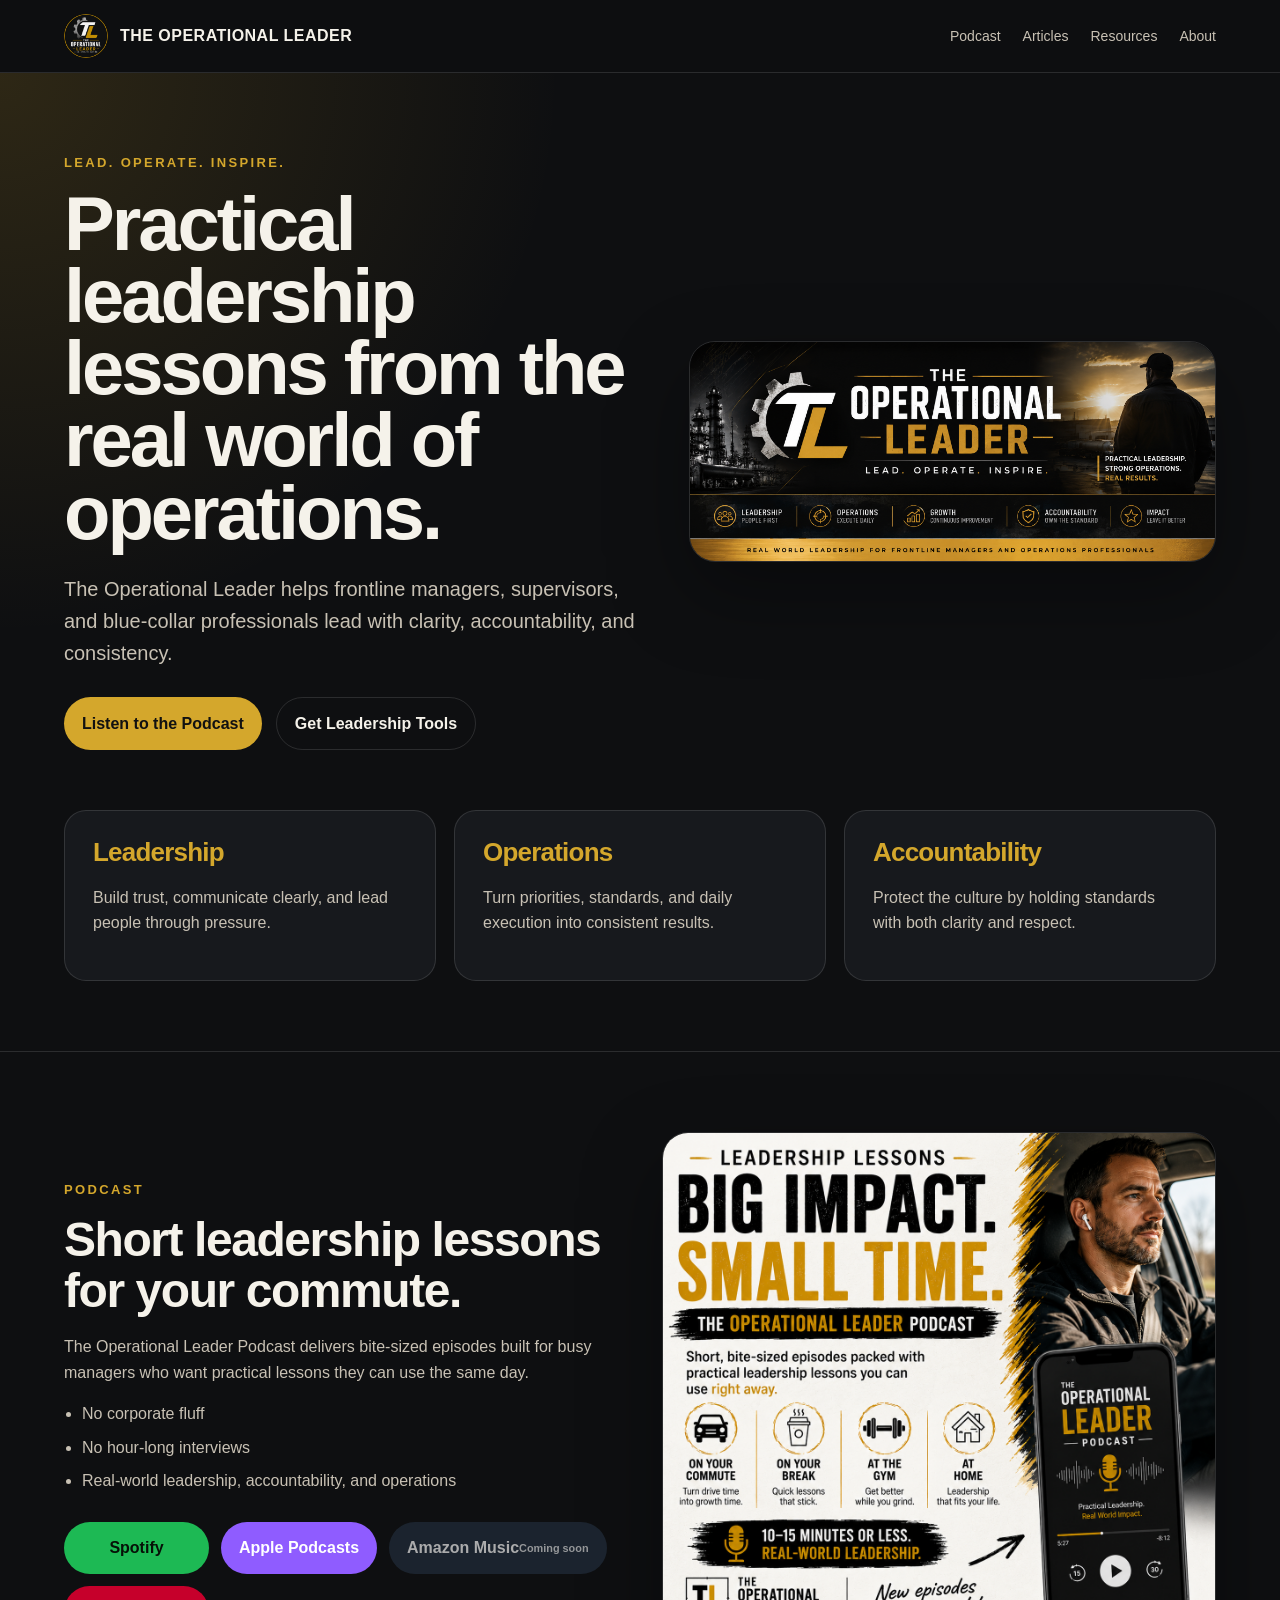
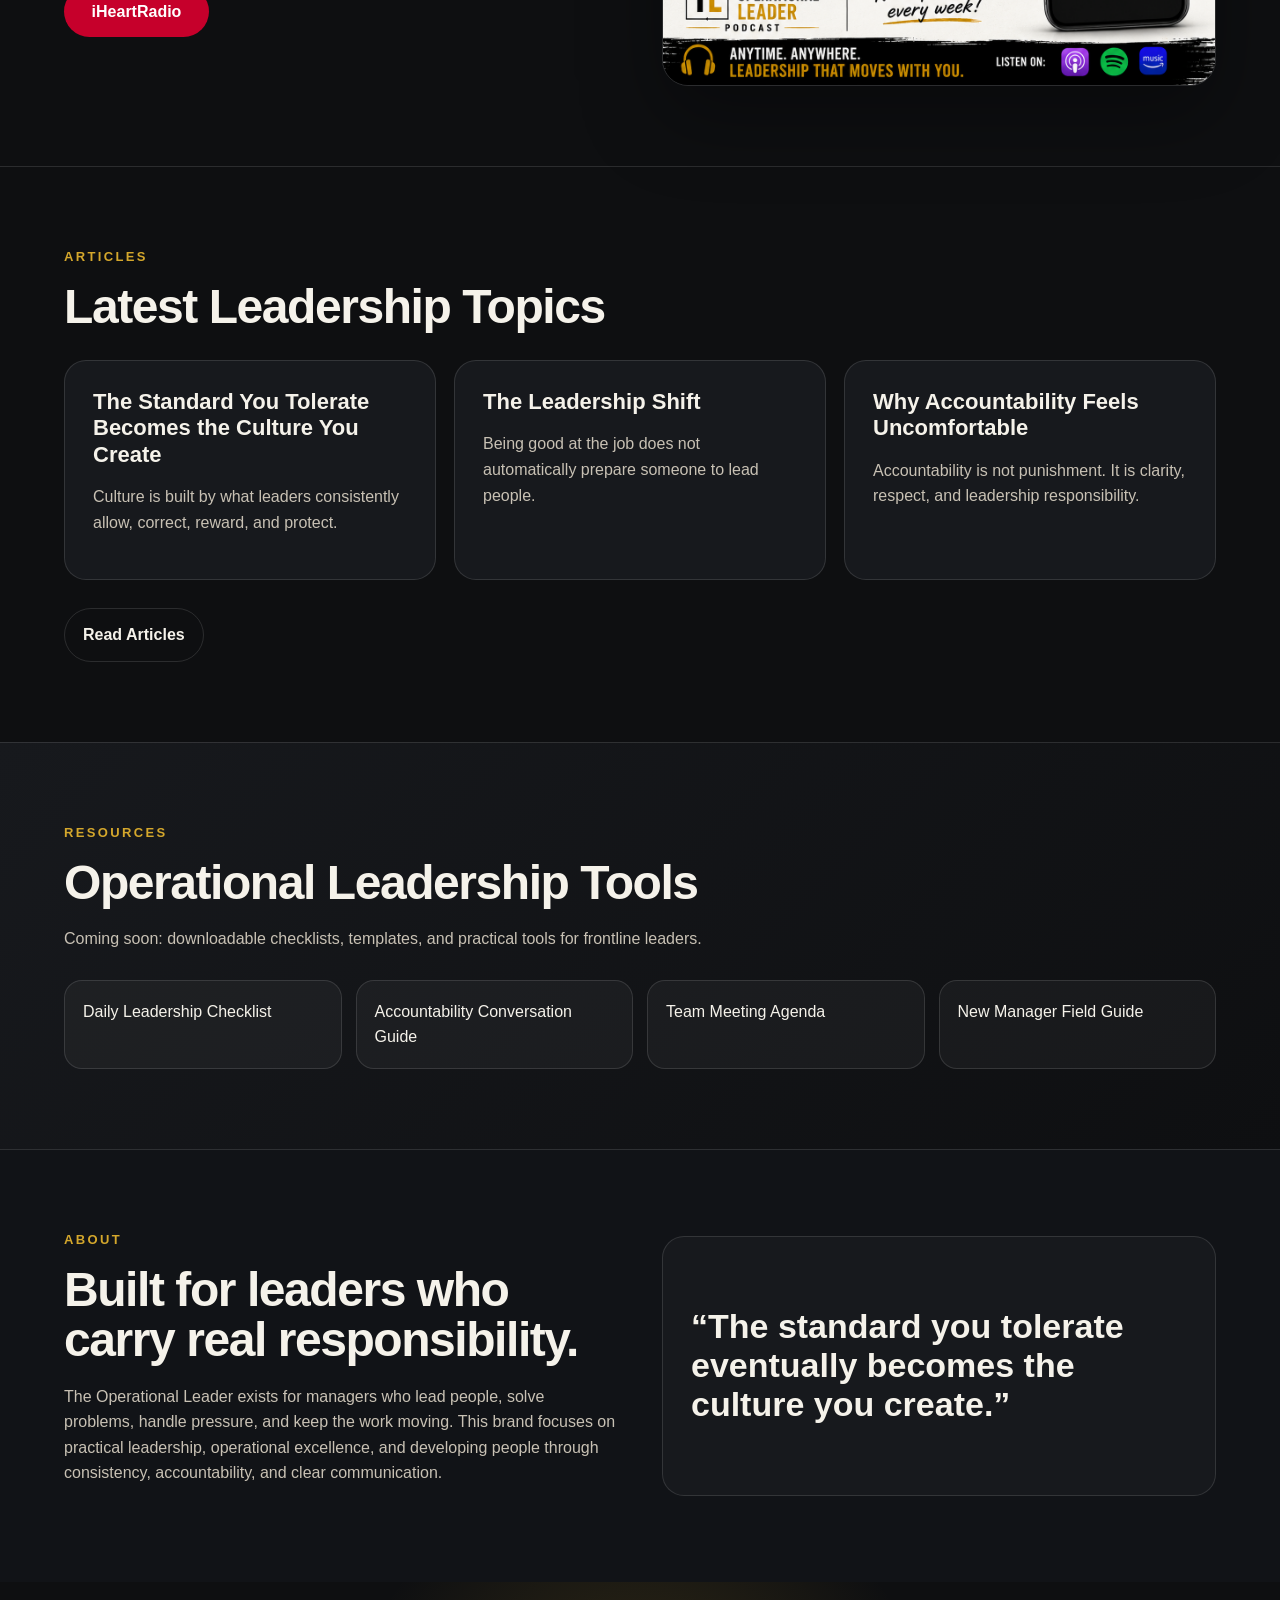
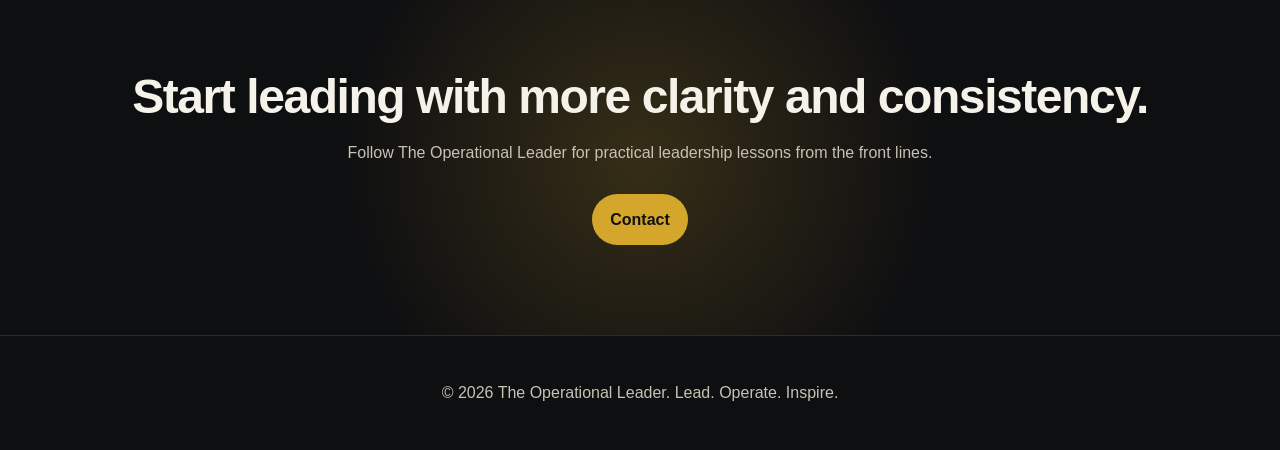
<file: index.html>
<!DOCTYPE html>
<html lang="en">
<head>
  <meta charset="UTF-8" />
  <meta name="viewport" content="width=device-width, initial-scale=1.0" />
  <title>The Operational Leader | Practical Leadership for Frontline Managers</title>
  <meta name="description" content="Practical leadership and operational insights for frontline managers, supervisors, and blue-collar professionals." />
  <link rel="stylesheet" href="styles.css" />
</head>
<body>
  <header class="site-header">
    <a class="brand" href="index.html#top">
      <img src="assets/logo.png" alt="The Operational Leader logo" />
      <span>The Operational Leader</span>
    </a>
    <nav>
      <a href="index.html#podcast">Podcast</a>
      <a href="articles.html">Articles</a>
      <a href="index.html#resources">Resources</a>
      <a href="index.html#about">About</a>
    </nav>
  </header>

  <main id="top">
    <section class="hero">
      <div class="hero-content">
        <p class="eyebrow">Lead. Operate. Inspire.</p>
        <h1>Practical leadership lessons from the real world of operations.</h1>
        <p class="hero-copy">The Operational Leader helps frontline managers, supervisors, and blue-collar professionals lead with clarity, accountability, and consistency.</p>
        <div class="hero-actions">
          <a class="button primary" href="#podcast">Listen to the Podcast</a>
          <a class="button secondary" href="#resources">Get Leadership Tools</a>
        </div>
      </div>
      <div class="hero-card">
        <img src="assets/hero-banner.png" alt="Industrial leadership banner" />
      </div>
    </section>

    <section class="three-pillars">
      <div>
        <h2>Leadership</h2>
        <p>Build trust, communicate clearly, and lead people through pressure.</p>
      </div>
      <div>
        <h2>Operations</h2>
        <p>Turn priorities, standards, and daily execution into consistent results.</p>
      </div>
      <div>
        <h2>Accountability</h2>
        <p>Protect the culture by holding standards with both clarity and respect.</p>
      </div>
    </section>

    <section id="podcast" class="split-section">
      <div>
        <p class="eyebrow">Podcast</p>
        <h2>Short leadership lessons for your commute.</h2>
        <p>The Operational Leader Podcast delivers bite-sized episodes built for busy managers who want practical lessons they can use the same day.</p>
        <ul class="check-list">
          <li>No corporate fluff</li>
          <li>No hour-long interviews</li>
          <li>Real-world leadership, accountability, and operations</li>
        </ul>
        <div class="podcast-buttons" aria-label="Podcast platform links">
          <a class="button platform spotify" href="https://open.spotify.com/show/033mqkaleFYkYhuf1FfthQ" target="_blank" rel="noopener noreferrer">Spotify</a>
          <a class="button platform apple" href="https://podcasts.apple.com/us/podcast/the-operational-leader/id1896925714" target="_blank" rel="noopener noreferrer">Apple Podcasts</a>
          <a class="button platform amazon disabled" href="#" aria-disabled="true" title="Amazon Music link coming soon">Amazon Music<br><small>Coming soon</small></a>
          <a class="button platform iheart" href="https://www.iheart.com/podcast/337215386/" target="_blank" rel="noopener noreferrer">iHeartRadio</a>
        </div>
      </div>
      <img class="rounded-image" src="assets/podcast-promo.png" alt="Podcast promotion graphic" />
    </section>

    <section id="articles" class="content-section">
      <p class="eyebrow">Articles</p>
      <h2>Latest Leadership Topics</h2>
      <div class="cards">
        <article>
          <h3>The Standard You Tolerate Becomes the Culture You Create</h3>
          <p>Culture is built by what leaders consistently allow, correct, reward, and protect.</p>
        </article>
        <article>
          <h3>The Leadership Shift</h3>
          <p>Being good at the job does not automatically prepare someone to lead people.</p>
        </article>
        <article>
          <h3>Why Accountability Feels Uncomfortable</h3>
          <p>Accountability is not punishment. It is clarity, respect, and leadership responsibility.</p>
        </article>
      </div>
      <div class="hero-actions" style="margin-top:28px;"><a class="button secondary" href="articles.html">Read Articles</a></div>
    </section>

    <section id="resources" class="content-section dark-panel">
      <p class="eyebrow">Resources</p>
      <h2>Operational Leadership Tools</h2>
      <p>Coming soon: downloadable checklists, templates, and practical tools for frontline leaders.</p>
      <div class="resource-grid">
        <span>Daily Leadership Checklist</span>
        <span>Accountability Conversation Guide</span>
        <span>Team Meeting Agenda</span>
        <span>New Manager Field Guide</span>
      </div>
    </section>

    <section id="about" class="split-section about-section">
      <div>
        <p class="eyebrow">About</p>
        <h2>Built for leaders who carry real responsibility.</h2>
        <p>The Operational Leader exists for managers who lead people, solve problems, handle pressure, and keep the work moving. This brand focuses on practical leadership, operational excellence, and developing people through consistency, accountability, and clear communication.</p>
      </div>
      <div class="quote-box">
        <p>“The standard you tolerate eventually becomes the culture you create.”</p>
      </div>
    </section>

    <section class="cta">
      <h2>Start leading with more clarity and consistency.</h2>
      <p>Follow The Operational Leader for practical leadership lessons from the front lines.</p>
      <a class="button primary" href="mailto:contact@theoperationalleader.com">Contact</a>
    </section>
  </main>

  <footer>
    <p>© 2026 The Operational Leader. Lead. Operate. Inspire.</p>
  </footer>
</body>
</html>
</file>
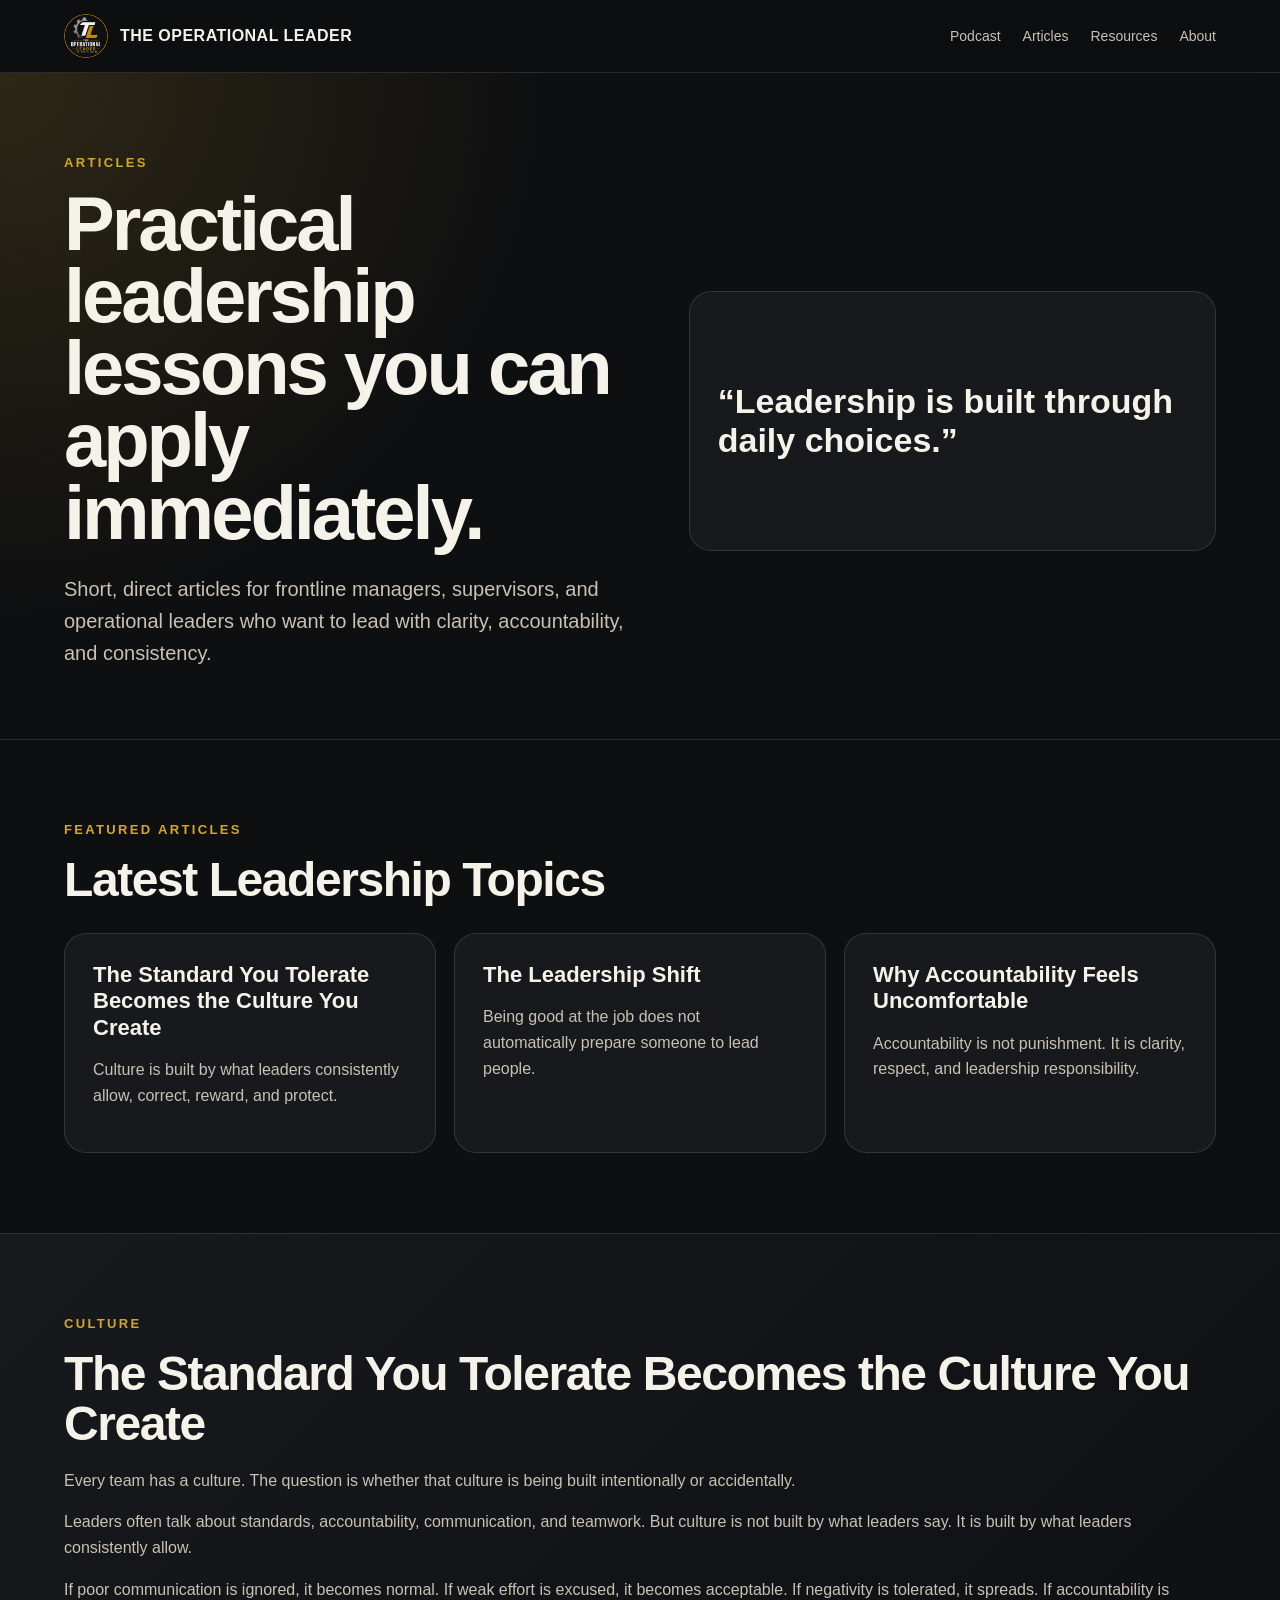
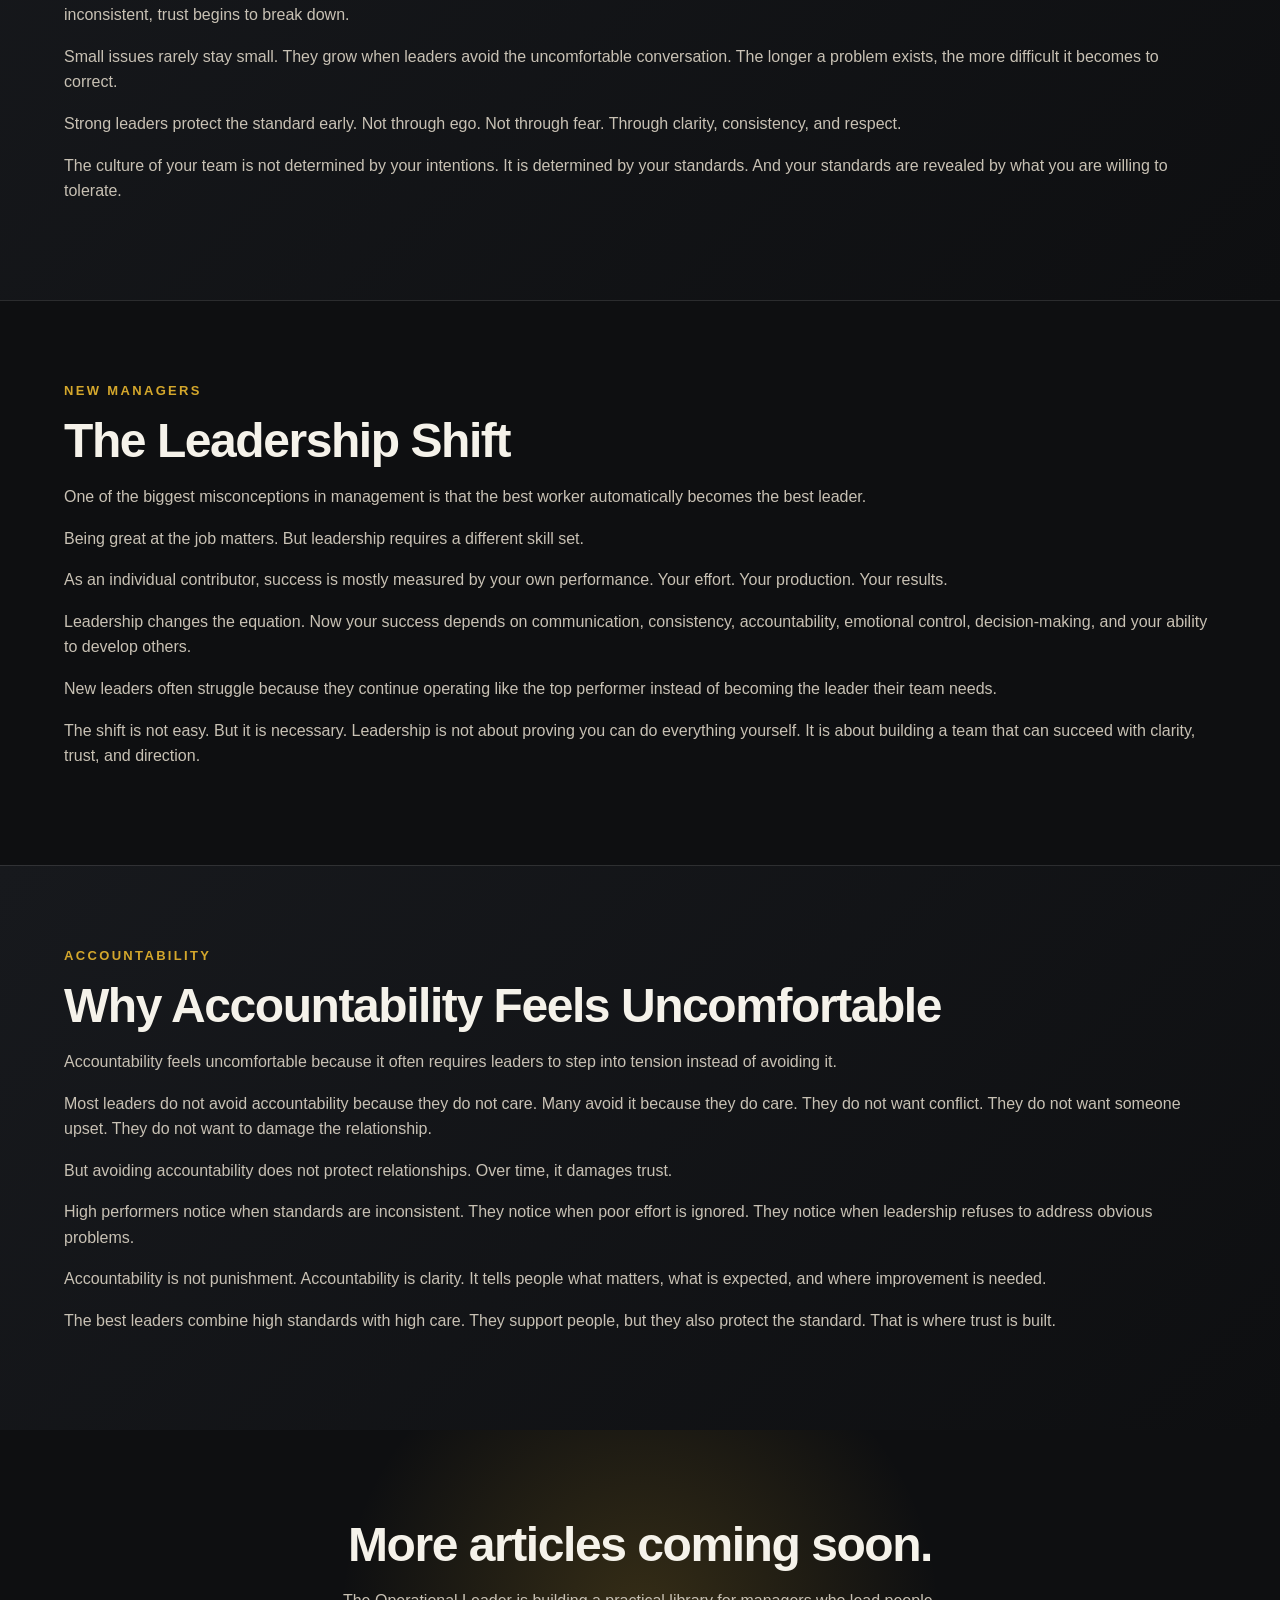
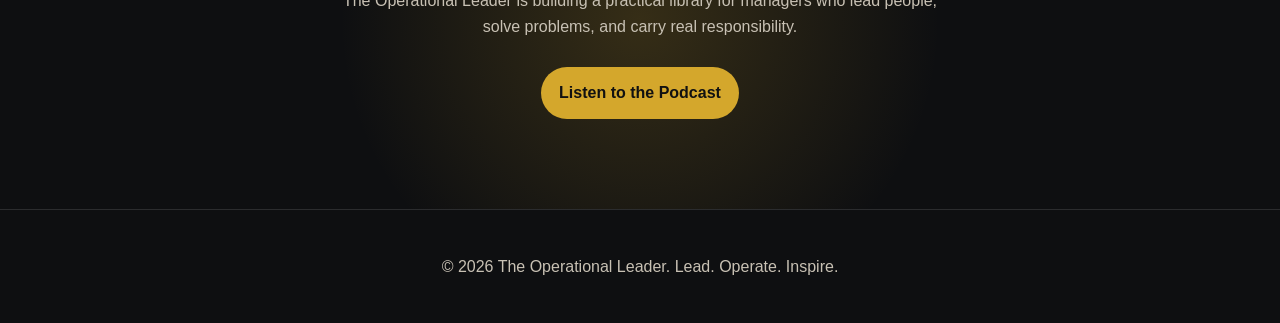
<file: articles.html>
<!DOCTYPE html>
<html lang="en">
<head>
  <meta charset="UTF-8" />
  <meta name="viewport" content="width=device-width, initial-scale=1.0" />
  <title>Articles | The Operational Leader</title>
  <meta name="description" content="Practical leadership articles from The Operational Leader for frontline managers, supervisors, and operational leaders." />
  <link rel="stylesheet" href="styles.css" />
</head>
<body>
  <header class="site-header">
    <a class="brand" href="index.html#top">
      <img src="assets/logo.png" alt="The Operational Leader logo" />
      <span>The Operational Leader</span>
    </a>
    <nav>
      <a href="index.html#podcast">Podcast</a>
      <a href="articles.html">Articles</a>
      <a href="index.html#resources">Resources</a>
      <a href="index.html#about">About</a>
    </nav>
  </header>

  <main>
    <section class="hero" style="min-height:auto; padding-bottom:50px;">
      <div class="hero-content">
        <p class="eyebrow">Articles</p>
        <h1>Practical leadership lessons you can apply immediately.</h1>
        <p class="hero-copy">Short, direct articles for frontline managers, supervisors, and operational leaders who want to lead with clarity, accountability, and consistency.</p>
      </div>
      <div class="quote-box">
        <p>“Leadership is built through daily choices.”</p>
      </div>
    </section>

    <section class="content-section">
      <p class="eyebrow">Featured Articles</p>
      <h2>Latest Leadership Topics</h2>
      <div class="cards">
        <article>
          <h3><a href="#standard-culture">The Standard You Tolerate Becomes the Culture You Create</a></h3>
          <p>Culture is built by what leaders consistently allow, correct, reward, and protect.</p>
        </article>
        <article>
          <h3><a href="#leadership-shift">The Leadership Shift</a></h3>
          <p>Being good at the job does not automatically prepare someone to lead people.</p>
        </article>
        <article>
          <h3><a href="#accountability">Why Accountability Feels Uncomfortable</a></h3>
          <p>Accountability is not punishment. It is clarity, respect, and leadership responsibility.</p>
        </article>
      </div>
    </section>

    <section id="standard-culture" class="content-section dark-panel">
      <p class="eyebrow">Culture</p>
      <h2>The Standard You Tolerate Becomes the Culture You Create</h2>
      <p>Every team has a culture. The question is whether that culture is being built intentionally or accidentally.</p>
      <p>Leaders often talk about standards, accountability, communication, and teamwork. But culture is not built by what leaders say. It is built by what leaders consistently allow.</p>
      <p>If poor communication is ignored, it becomes normal. If weak effort is excused, it becomes acceptable. If negativity is tolerated, it spreads. If accountability is inconsistent, trust begins to break down.</p>
      <p>Small issues rarely stay small. They grow when leaders avoid the uncomfortable conversation. The longer a problem exists, the more difficult it becomes to correct.</p>
      <p>Strong leaders protect the standard early. Not through ego. Not through fear. Through clarity, consistency, and respect.</p>
      <p>The culture of your team is not determined by your intentions. It is determined by your standards. And your standards are revealed by what you are willing to tolerate.</p>
    </section>

    <section id="leadership-shift" class="content-section">
      <p class="eyebrow">New Managers</p>
      <h2>The Leadership Shift</h2>
      <p>One of the biggest misconceptions in management is that the best worker automatically becomes the best leader.</p>
      <p>Being great at the job matters. But leadership requires a different skill set.</p>
      <p>As an individual contributor, success is mostly measured by your own performance. Your effort. Your production. Your results.</p>
      <p>Leadership changes the equation. Now your success depends on communication, consistency, accountability, emotional control, decision-making, and your ability to develop others.</p>
      <p>New leaders often struggle because they continue operating like the top performer instead of becoming the leader their team needs.</p>
      <p>The shift is not easy. But it is necessary. Leadership is not about proving you can do everything yourself. It is about building a team that can succeed with clarity, trust, and direction.</p>
    </section>

    <section id="accountability" class="content-section dark-panel">
      <p class="eyebrow">Accountability</p>
      <h2>Why Accountability Feels Uncomfortable</h2>
      <p>Accountability feels uncomfortable because it often requires leaders to step into tension instead of avoiding it.</p>
      <p>Most leaders do not avoid accountability because they do not care. Many avoid it because they do care. They do not want conflict. They do not want someone upset. They do not want to damage the relationship.</p>
      <p>But avoiding accountability does not protect relationships. Over time, it damages trust.</p>
      <p>High performers notice when standards are inconsistent. They notice when poor effort is ignored. They notice when leadership refuses to address obvious problems.</p>
      <p>Accountability is not punishment. Accountability is clarity. It tells people what matters, what is expected, and where improvement is needed.</p>
      <p>The best leaders combine high standards with high care. They support people, but they also protect the standard. That is where trust is built.</p>
    </section>

    <section class="cta">
      <h2>More articles coming soon.</h2>
      <p>The Operational Leader is building a practical library for managers who lead people, solve problems, and carry real responsibility.</p>
      <a class="button primary" href="index.html#podcast">Listen to the Podcast</a>
    </section>
  </main>

  <footer>
    <p>© 2026 The Operational Leader. Lead. Operate. Inspire.</p>
  </footer>
</body>
</html>
</file>
<file: styles.css>
:root {
  --bg: #0e0f11;
  --panel: #17191d;
  --text: #f5f2ea;
  --muted: #c8c1b4;
  --gold: #d4a72c;
  --gold-dark: #a87c14;
  --line: rgba(255,255,255,0.12);
}
* { box-sizing: border-box; }
html { scroll-behavior: smooth; }
body { margin: 0; font-family: Arial, Helvetica, sans-serif; background: var(--bg); color: var(--text); line-height: 1.6; }
a { color: inherit; text-decoration: none; }
.site-header { position: sticky; top: 0; z-index: 10; display: flex; justify-content: space-between; align-items: center; padding: 14px 5vw; background: rgba(14,15,17,0.92); backdrop-filter: blur(10px); border-bottom: 1px solid var(--line); }
.brand { display: flex; gap: 12px; align-items: center; font-weight: 800; letter-spacing: .03em; text-transform: uppercase; }
.brand img { width: 44px; height: 44px; border-radius: 50%; object-fit: cover; }
nav { display: flex; gap: 22px; font-size: 14px; color: var(--muted); }
nav a:hover { color: var(--gold); }
.hero { display: grid; grid-template-columns: 1.05fr .95fr; gap: 42px; align-items: center; padding: 80px 5vw 60px; min-height: 78vh; background: radial-gradient(circle at top left, rgba(212,167,44,.16), transparent 38%); }
.eyebrow { color: var(--gold); text-transform: uppercase; letter-spacing: .18em; font-size: 13px; font-weight: 800; margin: 0 0 14px; }
h1 { font-size: clamp(42px, 6vw, 76px); line-height: .95; margin: 0 0 24px; letter-spacing: -.04em; }
h2 { font-size: clamp(30px, 4vw, 48px); line-height: 1.05; margin: 0 0 18px; letter-spacing: -.03em; }
h3 { font-size: 22px; line-height: 1.2; margin: 0 0 10px; }
p { color: var(--muted); }
.hero-copy { max-width: 650px; font-size: 20px; }
.hero-actions { display: flex; gap: 14px; flex-wrap: wrap; margin-top: 28px; }
.button { display: inline-flex; align-items: center; justify-content: center; padding: 13px 18px; border-radius: 999px; font-weight: 800; transition: transform .15s ease, background .15s ease; }
.button:hover { transform: translateY(-2px); }
.primary { background: var(--gold); color: #111; }
.secondary { border: 1px solid var(--line); color: var(--text); }
.hero-card, .rounded-image { border-radius: 26px; overflow: hidden; border: 1px solid var(--line); box-shadow: 0 30px 80px rgba(0,0,0,.35); }
.hero-card img, .rounded-image { width: 100%; display: block; }
.three-pillars { display: grid; grid-template-columns: repeat(3, 1fr); gap: 18px; padding: 0 5vw 70px; }
.three-pillars div, .cards article, .quote-box { background: var(--panel); border: 1px solid var(--line); border-radius: 22px; padding: 28px; }
.three-pillars h2 { font-size: 26px; color: var(--gold); }
.split-section { display: grid; grid-template-columns: 1fr 1fr; gap: 44px; align-items: center; padding: 80px 5vw; border-top: 1px solid var(--line); }
.check-list { padding-left: 18px; color: var(--muted); margin-bottom: 28px; }
.check-list li { margin-bottom: 8px; }
.content-section { padding: 80px 5vw; border-top: 1px solid var(--line); }
.cards { display: grid; grid-template-columns: repeat(3, 1fr); gap: 18px; margin-top: 28px; }
.dark-panel { background: linear-gradient(135deg, #17191d, #0e0f11); }
.resource-grid { display: grid; grid-template-columns: repeat(4, 1fr); gap: 14px; margin-top: 28px; }
.resource-grid span { border: 1px solid var(--line); border-radius: 18px; padding: 18px; color: var(--text); background: rgba(255,255,255,.04); }
.about-section { background: #111317; }
.quote-box { min-height: 260px; display: flex; align-items: center; }
.quote-box p { font-size: 34px; line-height: 1.15; color: var(--text); font-weight: 800; }
.cta { text-align: center; padding: 90px 5vw; background: radial-gradient(circle at center, rgba(212,167,44,.2), transparent 45%); }
.cta p { max-width: 620px; margin: 0 auto 28px; }
footer { border-top: 1px solid var(--line); padding: 28px 5vw; text-align: center; color: var(--muted); }
@media (max-width: 860px) {
  .site-header { align-items: flex-start; gap: 12px; flex-direction: column; }
  nav { flex-wrap: wrap; gap: 14px; }
  .hero, .split-section, .three-pillars, .cards, .resource-grid { grid-template-columns: 1fr; }
  .hero { padding-top: 52px; }
}

.podcast-buttons {
  display: flex;
  flex-wrap: wrap;
  gap: 0.75rem;
  margin-top: 1.5rem;
}

.button.platform {
  min-width: 145px;
  justify-content: center;
  text-align: center;
}

.button.platform small {
  display: block;
  font-size: 0.68rem;
  line-height: 1.1;
  opacity: 0.85;
  margin-top: 0.15rem;
}

.button.platform.spotify {
  background: #1db954;
  color: #061107;
}

.button.platform.apple {
  background: #8f5cff;
  color: #ffffff;
}

.button.platform.amazon {
  background: #232f3e;
  color: #ffffff;
}

.button.platform.iheart {
  background: #c6002b;
  color: #ffffff;
}

.button.platform.disabled {
  cursor: not-allowed;
  opacity: 0.65;
}

@media (max-width: 560px) {
  .podcast-buttons {
    display: grid;
    grid-template-columns: 1fr;
  }

  .button.platform {
    width: 100%;
  }
}
</file>
